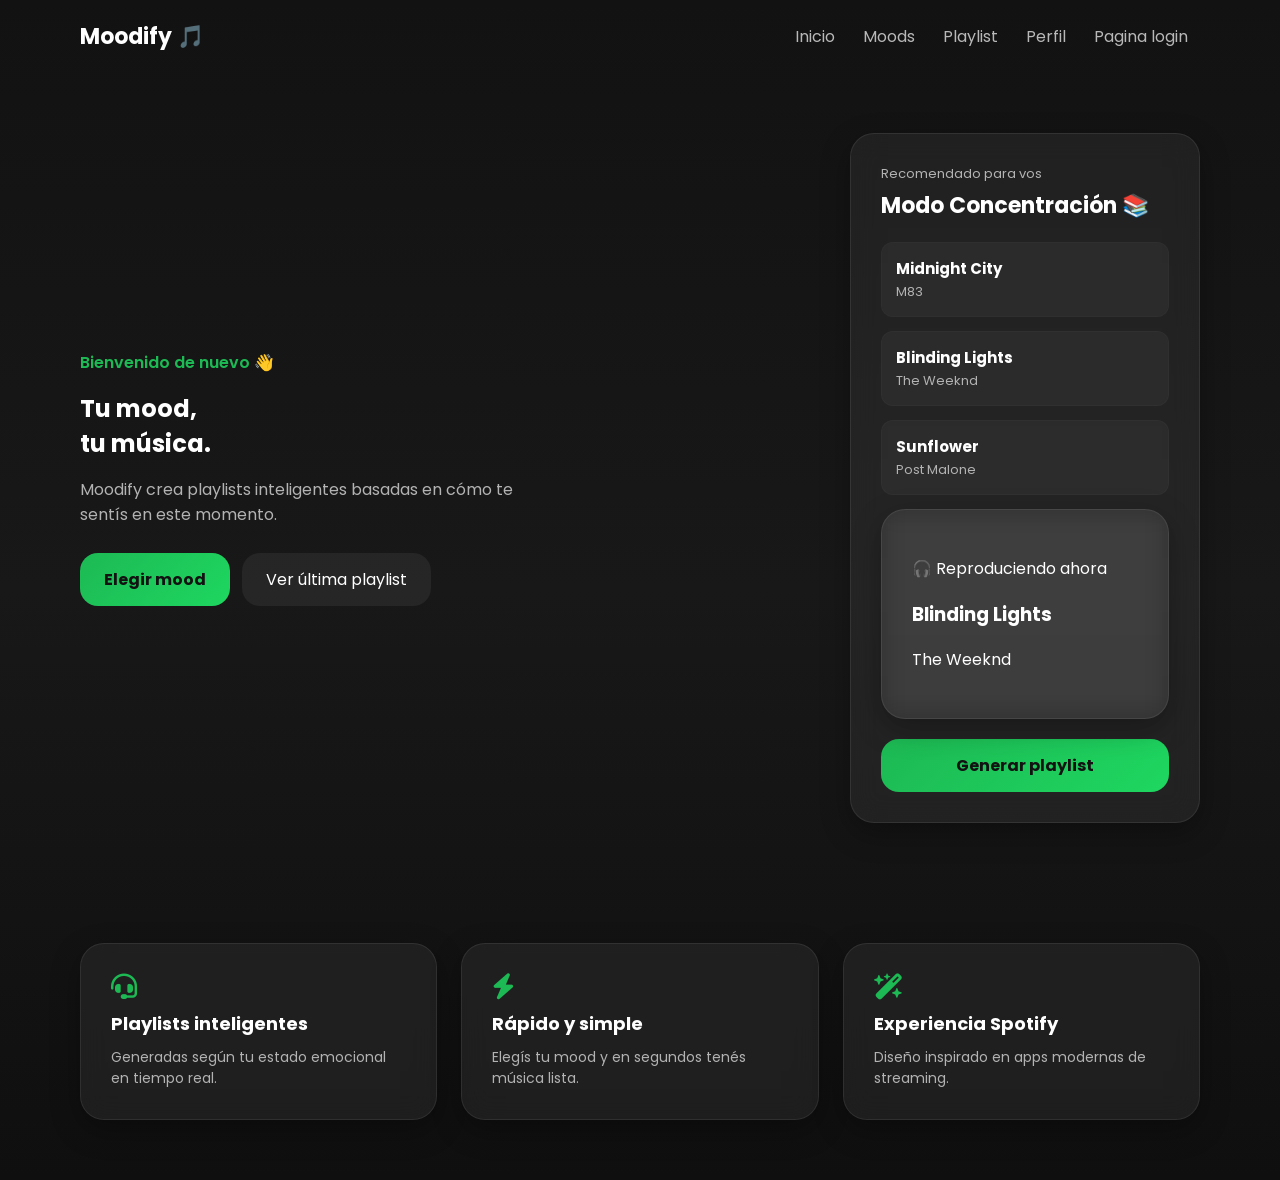
<file: index.html>
<!DOCTYPE html>
<html lang="es">

<head>
  <meta charset="UTF-8" />
  <meta name="viewport" content="width=device-width, initial-scale=1.0" />

  <title>Moodify | Home</title>

  <meta name="description" content="Moodify genera playlists según tu estado de ánimo usando Spotify">
  <meta name="keywords" content="música, playlists, spotify, mood, estudio, gym, relax">
  <meta name="author" content="Alejandro Gomez">

  <link rel="preconnect" href="https://fonts.googleapis.com">
  <link rel="preconnect" href="https://fonts.gstatic.com" crossorigin>
  <link href="https://fonts.googleapis.com/css2?family=Poppins:wght@300;400;500;600;700;800&display=swap" rel="stylesheet">
  <link rel="stylesheet" href="https://cdnjs.cloudflare.com/ajax/libs/font-awesome/6.5.0/css/all.min.css">

  <link rel="stylesheet" href="/css/style.css">
</head>

<body>

  <nav class="nav">
    <div class="logo" style="font-weight: 700; font-size: 22px;">Moodify 🎵</div>

    <div class="nav-links">
      <a href="index.html">Inicio</a>
      <a href="/paginas/mood-selector.html">Moods</a>
      <a href="/paginas/playlist.html">Playlist</a>
      <a href="/paginas/profile.html">Perfil</a>
      <a href="/paginas/login.html">Pagina login</a>
    </div>
  </nav>

  <section class="hero">

    <div class="hero-text">
      <p class="green-text">Bienvenido de nuevo 👋</p>
      <h1>Tu mood,<br>tu música.</h1>
      <p class="subtitle">
        Moodify crea playlists inteligentes basadas en cómo te sentís en este momento.
      </p>
      <div class="buttons">
        <a href="/paginas/mood-selector.html" class="btn-primary">Elegir mood</a>
        <a href="/paginas/playlist.html" class="btn-secondary">Ver última playlist</a>
      </div>
    </div>

    <div class="music-card card">
      <p class="small-text">Recomendado para vos</p>
      <h2>Modo Concentración 📚</h2>

      <div class="song">
        <strong>Midnight City</strong>
        <p>M83</p>
      </div>

      <div class="song">
        <strong>Blinding Lights</strong>
        <p>The Weeknd</p>
      </div>

      <div class="song">
        <strong>Sunflower</strong>
        <p>Post Malone</p>
      </div>
      <div class="now-playing card">
        <p class="small">🎧 Reproduciendo ahora</p>
         <h3>Blinding Lights</h3>
        <p>The Weeknd</p>

      <div class="bar"></div>
</div>

      <a href="/paginas/playlist.html" class="btn-primary full">Generar playlist</a>
    </div>

  </section>

  <section class="features">

    <div class="feature-card">
      <i class="fa-solid fa-headset" style="color: #1DB954; font-size: 26px; margin-bottom: 10px; display: block;"></i>
      <h3>Playlists inteligentes</h3>
      <p>Generadas según tu estado emocional en tiempo real.</p>
    </div>

    <div class="feature-card">
      <i class="fa-solid fa-bolt" style="color: #1DB954; font-size: 26px; margin-bottom: 10px; display: block;"></i>
      <h3>Rápido y simple</h3>
      <p>Elegís tu mood y en segundos tenés música lista.</p>
    </div>

    <div class="feature-card">
      <i class="fa-solid fa-wand-magic-sparkles" style="color: #1DB954; font-size: 26px; margin-bottom: 10px; display: block;"></i>
      <h3>Experiencia Spotify</h3>
      <p>Diseño inspirado en apps modernas de streaming.</p>
    </div>

  </section>

</body>
</html>
</file>
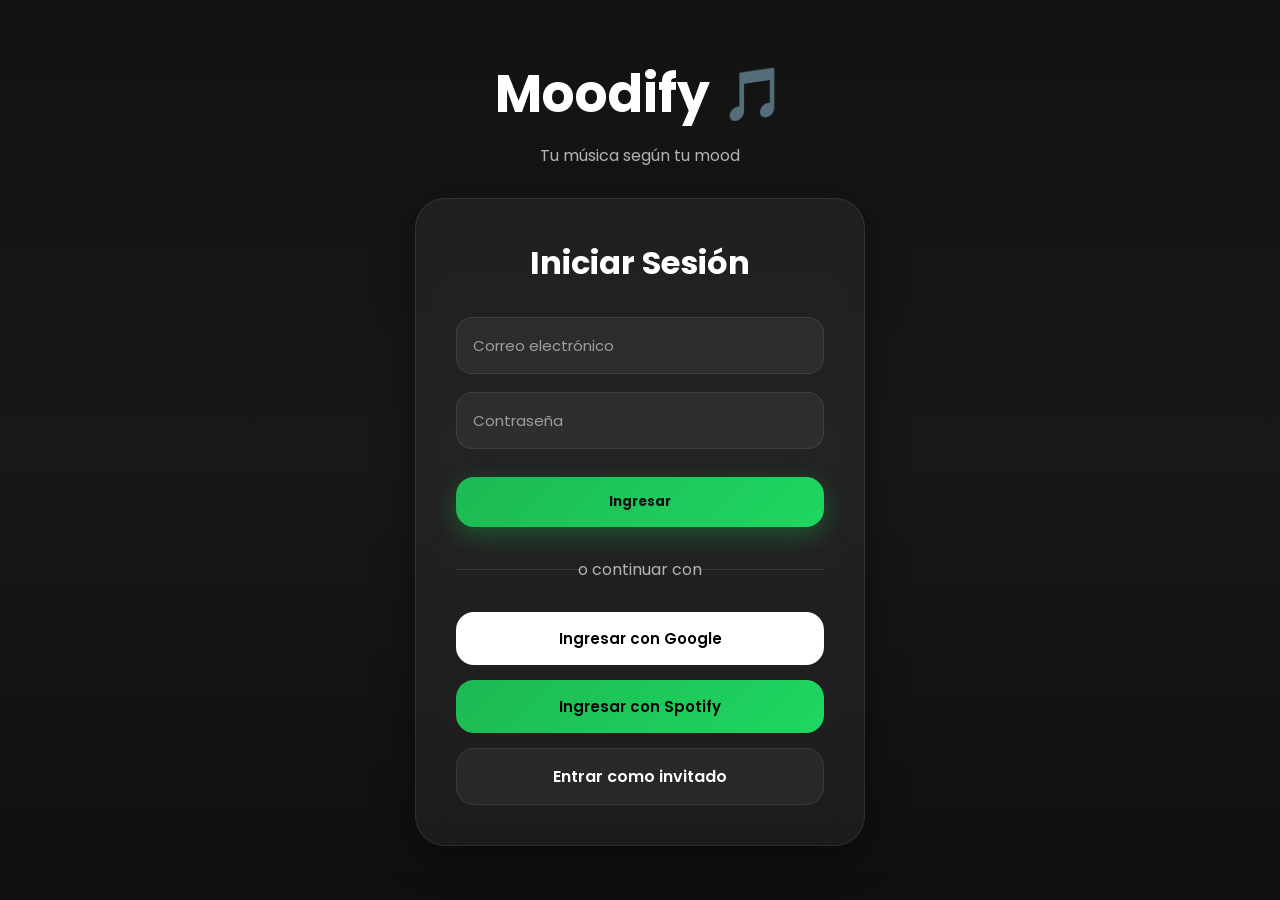
<file: paginas/login.html>
<!DOCTYPE html>
<html lang="es">

<head>

  <meta charset="UTF-8">

  <meta name="viewport" content="width=device-width, initial-scale=1.0">

  <title>Moodify Login</title>

  <link rel="preconnect" href="https://fonts.googleapis.com">

  <link rel="preconnect" href="https://fonts.gstatic.com" crossorigin>

  <link href="https://fonts.googleapis.com/css2?family=Poppins:wght@300;400;500;600;700;800&display=swap" rel="stylesheet">

 <link rel="stylesheet" href="/css/login.css">

</head>

<body>

  <section class="login-page">

    <div class="login-container">

      <!-- LOGO -->

      <div class="login-logo">

        <h1>Moodify 🎵</h1>

        <p>Tu música según tu mood</p>

      </div>

      <!-- CARD -->

      <div class="login-card">

        <h2>Iniciar Sesión</h2>

        <!-- FORM -->

        <form>

          <input 
            type="email" 
            placeholder="Correo electrónico"
          >

          <input 
            type="password" 
            placeholder="Contraseña"
          >

          <button class="login-btn" type="submit">

            Ingresar

          </button>

        </form>

        <!-- SEPARADOR -->

        <div class="separator">

          <span>o continuar con</span>

        </div>

        <!-- LOGIN SOCIAL -->

        <div class="social-login">

          <button class="google-btn">

            Ingresar con Google

          </button>

          <button class="spotify-btn">

            Ingresar con Spotify
            

          </button>

          <!-- INVITADO -->

          <a href="/index.html" class="guest-btn">

            Entrar como invitado

          </a>

        </div>

      </div>

    </div>

  </section>

</body>

</html>
</file>
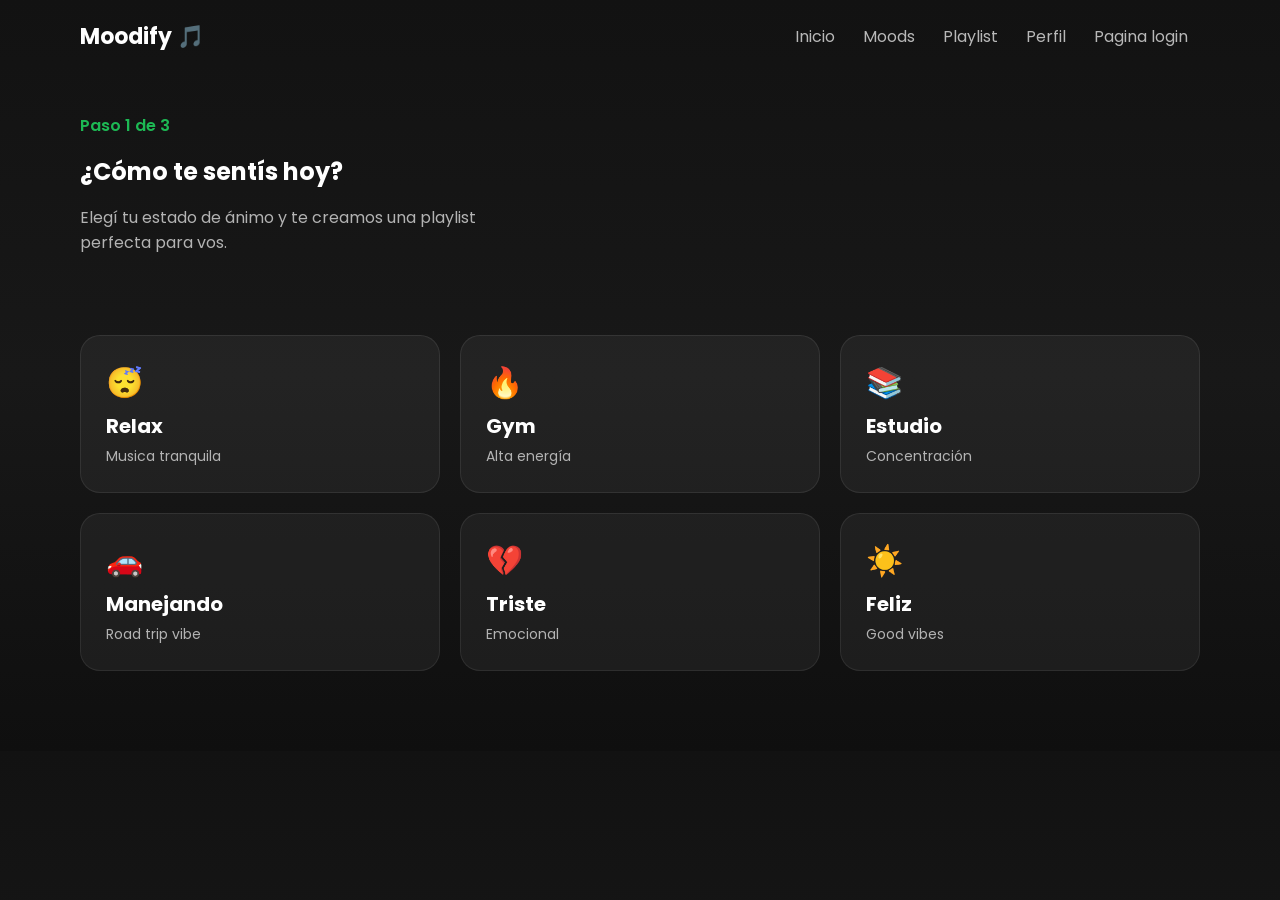
<file: paginas/mood-selector.html>
<!DOCTYPE html>
<html lang="es">

<head>
  <meta charset="UTF-8" />
  <meta name="viewport" content="width=device-width, initial-scale=1.0" />

  <title>Moodify | Elegí tu mood</title>

  <!-- SEO -->
  <meta name="description" content="Selecciona tu estado de ánimo y genera playlists personalizadas con Moodify">
  <meta name="keywords" content="mood, música, spotify, playlist, estudio, gym, relax">
  <meta name="author" content="Alejandro Gomez">

  <!-- Fonts -->
  <link rel="preconnect" href="https://fonts.googleapis.com">
  <link rel="preconnect" href="https://fonts.gstatic.com" crossorigin>
  <link href="https://fonts.googleapis.com/css2?family=Poppins:wght@300;400;500;600;700;800&display=swap" rel="stylesheet">

  <!-- CSS -->
  <link rel="stylesheet" href="/css/style.css">
</head>

<body>

  <!-- NAV -->
  <nav class="nav">
    <div class="logo" style="font-weight: 700; font-size: 22px;">Moodify 🎵</div>

    <div class="nav-links">
      <a href="/index.html">Inicio</a>
      <a href="/paginas/mood-selector.html">Moods</a>
      <a href="/paginas/playlist.html">Playlist</a>
      <a href="/paginas/profile.html">Perfil</a>
      <a href="/paginas/login.html">Pagina login</a>
    </div>
  </nav>

  <!-- HEADER -->
  <section class="hero small">

    <div class="hero-text">

      <p class="green-text">Paso 1 de 3</p>

      <h1>¿Cómo te sentís hoy?</h1>

      <p class="subtitle">
        Elegí tu estado de ánimo y te creamos una playlist perfecta para vos.
      </p>

    </div>

  </section>

  <!-- MOODS GRID -->
  <section class="moods-section">

    <div class="moods-grid">

      <a href="playlist.html" class="mood-card">
        😴
        <h3>Relax</h3>
        <p>Musica tranquila</p>
      </a>

      <a href="playlist.html" class="mood-card">
        🔥
        <h3>Gym</h3>
        <p>Alta energía</p>
      </a>

      <a href="playlist.html" class="mood-card">
        📚
        <h3>Estudio</h3>
        <p>Concentración</p>
      </a>

      <a href="playlist.html" class="mood-card">
        🚗
        <h3>Manejando</h3>
        <p>Road trip vibe</p>
      </a>

      <a href="playlist.html" class="mood-card">
        💔
        <h3>Triste</h3>
        <p>Emocional</p>
      </a>

      <a href="playlist.html" class="mood-card">
        ☀️
        <h3>Feliz</h3>
        <p>Good vibes</p>
      </a>

    </div>

  </section>

</body>
</html>
</file>
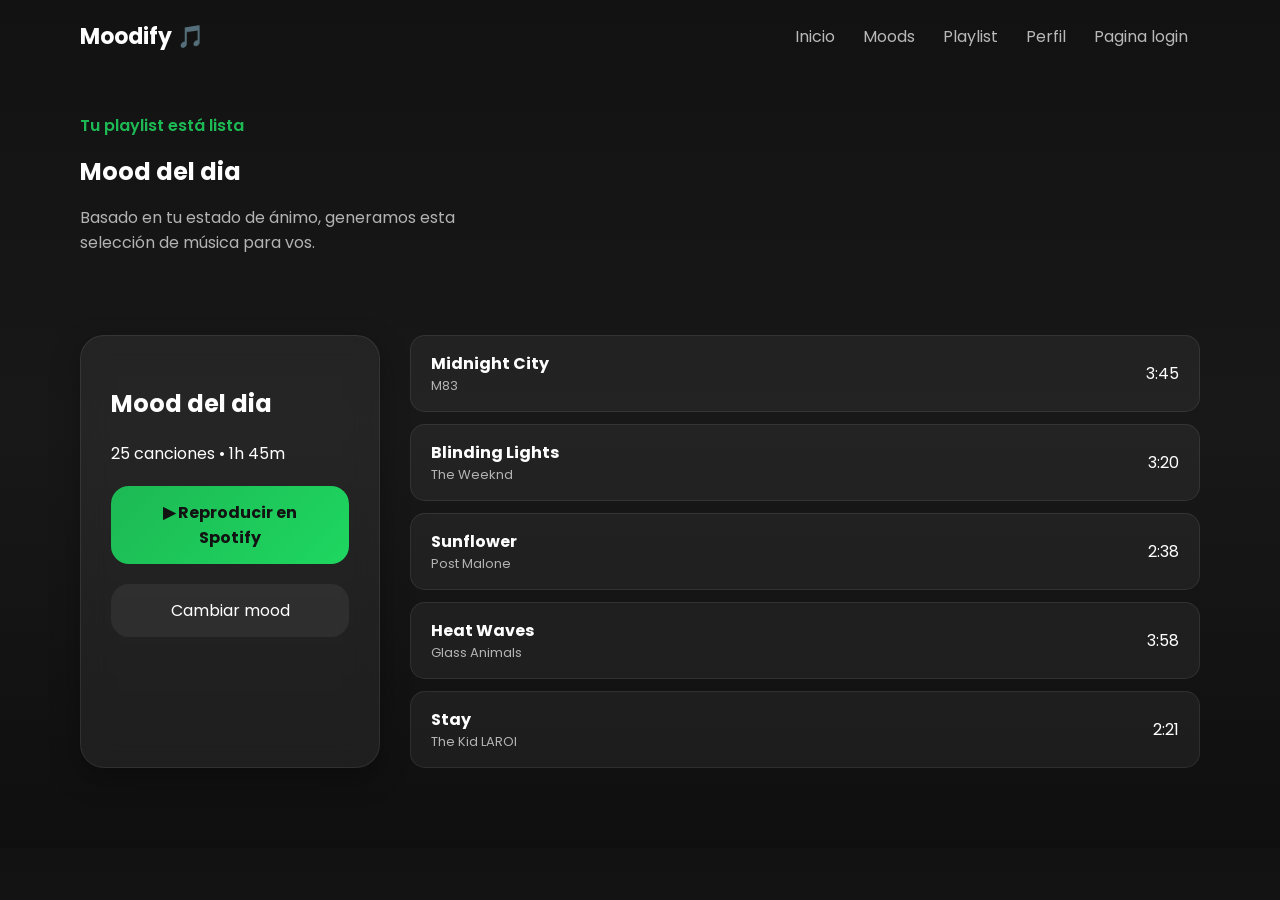
<file: paginas/playlist.html>
<!DOCTYPE html>
<html lang="es">

<head>
  <meta charset="UTF-8" />
  <meta name="viewport" content="width=device-width, initial-scale=1.0" />

  <title>Moodify | Playlist</title>

  <meta name="description" content="Tu playlist generada automáticamente según tu mood en Moodify">
  <meta name="keywords" content="playlist, spotify, música, mood, canciones">
  <meta name="author" content="Alejandro Gomez">

  <link rel="preconnect" href="https://fonts.googleapis.com">
  <link rel="preconnect" href="https://fonts.gstatic.com" crossorigin>
  <link href="https://fonts.googleapis.com/css2?family=Poppins:wght@300;400;500;600;700;800&display=swap" rel="stylesheet">

  <link rel="stylesheet" href="/css/style.css">
</head>

<body>

  <nav class="nav">
    <div class="logo" style="font-weight: 700; font-size: 22px;">Moodify 🎵</div>

    <div class="nav-links">
      <a href="/index.html">Inicio</a>
      <a href="/paginas/mood-selector.html">Moods</a>
      <a href="/paginas/playlist.html">Playlist</a>
      <a href="/paginas/profile.html">Perfil</a>
      <a href="/paginas/login.html">Pagina login</a>
    </div>
  </nav>

  <section class="hero small">

    <div class="hero-text">

      <p class="green-text">Tu playlist está lista</p>

      <h1>Mood del dia</h1>

      <p class="subtitle">
        Basado en tu estado de ánimo, generamos esta selección de música para vos.
      </p>

    </div>

  </section>

  <section class="playlist-section">

    <div class="playlist-container">

      <div class="playlist-info card">

        <h2>Mood del dia</h2>

        <p>25 canciones • 1h 45m</p>

        <a href="https://open.spotify.com/playlist/46h17orod8gP5sZL75q1gg?si=i5uKc3ocQNCb2Vrg8JHXog" target="_blank" class="btn-primary full">
          ▶ Reproducir en Spotify
        </a>

        <a href="mood-selector.html" class="btn-secondary full">
          Cambiar mood
        </a>

      </div>

      <div class="song-list">

        <div class="song-item">
          <div>
            <strong>Midnight City</strong>
            <p>M83</p>
          </div>
          <span>3:45</span>
        </div>

        <div class="song-item">
          <div>
            <strong>Blinding Lights</strong>
            <p>The Weeknd</p>
          </div>
          <span>3:20</span>
        </div>

        <div class="song-item">
          <div>
            <strong>Sunflower</strong>
            <p>Post Malone</p>
          </div>
          <span>2:38</span>
        </div>

        <div class="song-item">
          <div>
            <strong>Heat Waves</strong>
            <p>Glass Animals</p>
          </div>
          <span>3:58</span>
        </div>

        <div class="song-item">
          <div>
            <strong>Stay</strong>
            <p>The Kid LAROI</p>
          </div>
          <span>2:21</span>
        </div>

      </div>

    </div>

  </section>

</body>
</html>
</file>
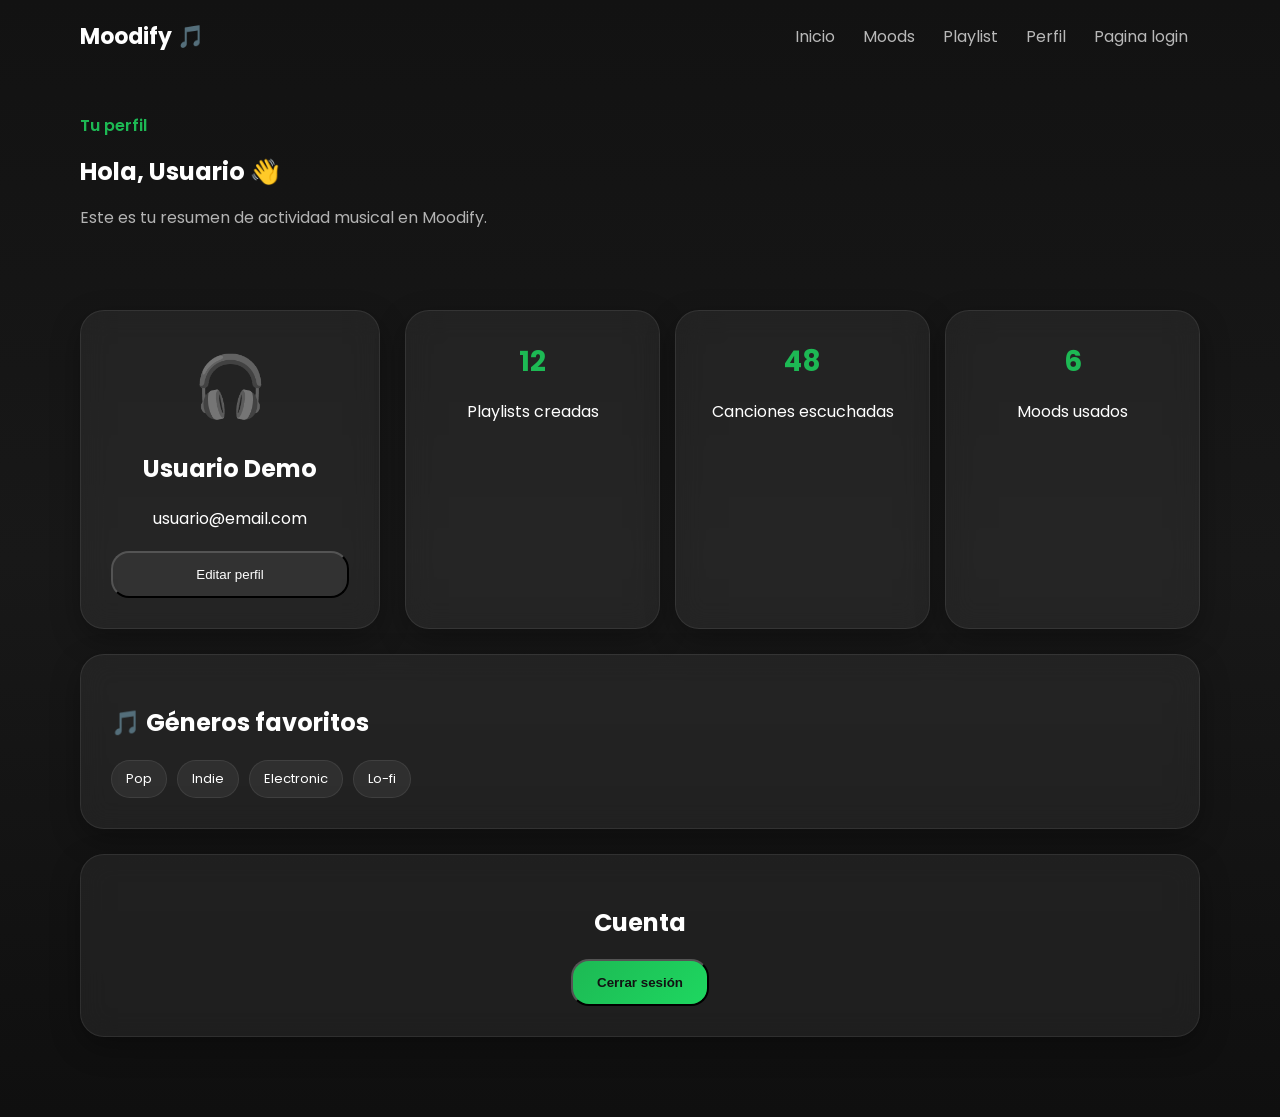
<file: paginas/profile.html>
<!DOCTYPE html>
<html lang="es">

<head>
  <meta charset="UTF-8" />
  <meta name="viewport" content="width=device-width, initial-scale=1.0" />

  <title>Moodify | Perfil</title>

  <!-- SEO -->
  <meta name="description" content="Perfil del usuario en Moodify, estadísticas y preferencias musicales">
  <meta name="keywords" content="perfil, usuario, música, spotify, playlists">
  <meta name="author" content="Alejandro Gomez">

  <!-- Fonts -->
  <link rel="preconnect" href="https://fonts.googleapis.com">
  <link rel="preconnect" href="https://fonts.gstatic.com" crossorigin>
  <link href="https://fonts.googleapis.com/css2?family=Poppins:wght@300;400;500;600;700;800&display=swap" rel="stylesheet">


  <!-- CSS -->
  <link rel="stylesheet" href="/css/style.css">
</head>

<body>

  <!-- NAV -->
  <nav class="nav">
    <div class="logo" style="font-weight: 700; font-size: 22px;">Moodify 🎵</div>

    <div class="nav-links">
      <a href="/index.html">Inicio</a>
      <a href="/paginas/mood-selector.html">Moods</a>
      <a href="/paginas/playlist.html">Playlist</a>
      <a href="/paginas/profile.html">Perfil</a>
      <a href="/paginas/login.html">Pagina login</a>
    </div>
  </nav>

  <!-- HEADER -->
  <section class="hero small">

    <div class="hero-text">

      <p class="green-text">Tu perfil</p>

      <h1>Hola, Usuario 👋</h1>

      <p class="subtitle">
        Este es tu resumen de actividad musical en Moodify.
      </p>

    </div>

  </section>

  <!-- PROFILE CONTENT -->
  <section class="profile-section">

    <div class="profile-container">

      <!-- USER CARD -->
      <div class="profile-card card">

        <div class="avatar">🎧</div>

        <h2>Usuario Demo</h2>

        <p class="gray">usuario@email.com</p>

        <button class="btn-secondary full">
          Editar perfil
        </button>

      </div>

      <!-- STATS -->
      <div class="stats-grid">

        <div class="stat-card card">
          <h3>12</h3>
          <p>Playlists creadas</p>
        </div>

        <div class="stat-card card">
          <h3>48</h3>
          <p>Canciones escuchadas</p>
        </div>

        <div class="stat-card card">
          <h3>6</h3>
          <p>Moods usados</p>
        </div>

      </div>

      <!-- FAVORITES -->
      <div class="favorites card">

        <h2>🎵 Géneros favoritos</h2>

        <div class="tags">
          <span>Pop</span>
          <span>Indie</span>
          <span>Electronic</span>
          <span>Lo-fi</span>
        </div>

      </div>

      <!-- ACTION -->
      <div class="logout card">

        <h2>Cuenta</h2>

        <button class="btn-primary">
          Cerrar sesión
        </button>

      </div>

    </div>

  </section>

</body>
</html>
</file>
<file: css/style.css>
/* ==========================================
   ESTILOS GENERALES Y BASE
   ========================================== */
body {
  margin: 0;
  background: linear-gradient(to bottom, #121212, #181818, #0f0f0f);
  color: white;
  font-family: 'Poppins', sans-serif;
}

/* NAV GLOBAL */
.nav {
  display: flex;
  justify-content: space-between;
  align-items: center;
  padding: 20px 80px;
}

.nav-links a {
  color: white;
  text-decoration: none;
  margin: 0 12px;
  opacity: 0.7;
  transition: 0.3s;
}

.nav-links a:hover {
  opacity: 1;
  color: #1DB954;
}

/* ==========================================
   HERO (INDEX / HOME)
   ========================================== */
.hero {
  display: flex;
  justify-content: space-between;
  align-items: center;
  padding: 60px 80px;
  gap: 40px;
  position: relative;
  overflow: hidden;
}

.hero::before {
  content: "";
  position: absolute;
  top: 0;
  right: 0;
  width: 50%;
  height: 100%;
  background: url("https://images.unsplash.com/photo-1511379938547-c1f69419868d") center/cover;
  opacity: 0.25;
  border-radius: 30px;
  z-index: 1;
}

/* Alineación limpia del Hero Text */
.hero-text {
  position: relative;
  z-index: 2;
  display: flex;
  flex-direction: column;
  align-items: flex-start;
  gap: 16px;
}

.hero-text h1, 
.hero-text p {
  margin: 0;
}

.subtitle {
  color: #b3b3b3;
  max-width: 450px;
}

.green-text {
  color: #1DB954;
  font-weight: 600;
}

/* Contenedor de botones en Hero */
.hero-text .buttons {
  display: flex;
  align-items: center;
  gap: 12px;
  margin-top: 10px;
}

/* HERO SMALL (para páginas internas) */
.hero.small {
  padding: 40px 80px;
}

/* ==========================================
   BOTONES
   ========================================== */
.btn-primary {
  background: linear-gradient(135deg, #1DB954, #1ed760);
  color: #121212;
  padding: 14px 24px;
  border-radius: 18px;
  font-weight: 700;
  text-decoration: none;
  display: inline-block;
  transition: 0.3s ease;
}

.btn-primary:hover {
  transform: translateY(-4px);
  box-shadow: 0 10px 30px rgba(29,185,84,0.4);
}

.btn-secondary {
  background: rgba(255,255,255,0.06);
  color: white;
  padding: 14px 24px;
  border-radius: 18px;
  text-decoration: none;
  transition: 0.3s ease;
}

.btn-secondary:hover {
  border: 1px solid #1DB954;
  transform: translateY(-4px);
}

/* Evita desbordes en botones completos */
.card .full,
.playlist-info .full,
.music-card .full {
  display: block;
  width: 100%;
  box-sizing: border-box;
  text-align: center;
  margin-top: 20px;
}

/* ==========================================
   ESTILO GLOBAL DE TARJETAS (INDEX Y PLAYLIST)
   ========================================== */
.card,
.feature-card,
.music-card {
  backdrop-filter: blur(14px);
  -webkit-backdrop-filter: blur(14px);
  background: rgba(255, 255, 255, 0.06);
  border: 1px solid rgba(255, 255, 255, 0.08);
  box-shadow: 0 10px 30px rgba(0,0,0,0.3);
  padding: 30px;
  border-radius: 24px;
  box-sizing: border-box; 
}

.music-card {
  width: 350px;
  position: relative;
  z-index: 2;
}

.music-card h2 {
  margin-top: 5px;
  margin-bottom: 20px;
  font-size: 22px;
}

.small-text {
  color: #b3b3b3;
  font-size: 13px;
  margin: 0;
}

/* ==========================================
   BLOQUES DE CANCIONES (INDEX)
   ========================================== */
.song {
  margin: 0 0 14px 0;
  padding: 14px;
  border-radius: 12px;
  background: rgba(255,255,255,0.04);
  border: 1px solid rgba(255, 255, 255, 0.02);
  transition: 0.3s ease;
}

.song:hover {
  transform: translateX(5px);
  border-left: 3px solid #1DB954;
  background: rgba(29, 185, 84, 0.08);
}

.song strong {
  display: block;
  font-size: 15px;
  color: #ffffff;
  margin-bottom: 2px;
}

.song p {
  margin: 0;
  color: #b3b3b3;
  font-size: 13px;
}

/* ==========================================
   FEATURES GRID (HOME)
   ========================================== */
.features {
  display: grid;
  grid-template-columns: repeat(3, 1fr);
  gap: 24px;
  padding: 60px 80px;
}

.feature-card {
  transition: 0.3s ease;
}

.feature-card h3 {
  margin: 10px 0;
  font-size: 18px;
}

.feature-card p {
  margin: 0;
  color: #b3b3b3;
  font-size: 14px;
  line-height: 1.5;
}

.feature-card:hover {
  transform: translateY(-6px);
  border: 1px solid #1DB954;
}

/* ==========================================
   PÁGINA: MOODS (SECCIÓN INTERNA)
   ========================================== */
.moods-section {
  padding: 40px 80px 80px;
}

.moods-grid {
  display: grid;
  grid-template-columns: repeat(3, 1fr);
  gap: 20px;
}

.mood-card {
  background: rgba(255,255,255,0.05);
  border: 1px solid rgba(255,255,255,0.08);
  border-radius: 20px;
  padding: 25px;
  text-decoration: none;
  color: white;
  transition: 0.3s;
  display: flex;
  flex-direction: column;
  gap: 5px;
  font-size: 30px;
}

.mood-card h3 { 
  margin: 0; 
  font-size: 20px; 
}

.mood-card p { 
  margin: 0; 
  color: #b3b3b3; 
  font-size: 14px; 
}

.mood-card:hover {
  transform: translateY(-8px);
  border-color: #1DB954;
  background: rgba(29,185,84,0.08);
}

/* ==========================================
   PÁGINA: PLAYLIST (DETALLE INTERNO)
   ========================================== */
.playlist-container {
  display: grid;
  grid-template-columns: 300px 1fr;
  gap: 30px;
  padding: 40px 80px 80px;
}

.playlist-info.card { 
  padding: 30px; 
  border-radius: 24px; 
}

.playlist-info .btn-primary.full,
.playlist-info .btn-secondary.full {
  display: block;
  width: 100%;
  box-sizing: border-box;
  margin-left: 0;
  margin-bottom: 10px;
  text-align: center;
}

.playlist-info .btn-secondary.full { 
  margin-bottom: 0; 
}

.song-list {
  display: flex;
  flex-direction: column;
  gap: 12px;
}

.song-item {
  display: flex;
  justify-content: space-between;
  align-items: center;
  padding: 15px 20px;
  border-radius: 15px;
  background: rgba(255,255,255,0.05);
  border: 1px solid rgba(255,255,255,0.08);
  transition: 0.3s;
}

.song-item:hover {
  transform: translateX(6px);
  border-left: 3px solid #1DB954;
  background: rgba(29,185,84,0.08);
}

.song-item p {
  margin: 0;
  color: #b3b3b3;
  font-size: 13px;
}

/* ==========================================
   PÁGINA: PERFIL
   ========================================== */
.profile-container {
  display: grid;
  grid-template-columns: 300px 1fr;
  gap: 25px;
  padding: 40px 80px 80px;
}

.avatar {
  font-size: 60px;
  text-align: center;
  margin-bottom: 10px;
}

.profile-card {
  text-align: center;
  height: fit-content;
}

.stats-grid {
  display: grid;
  grid-template-columns: repeat(3, 1fr);
  gap: 15px;
}

.stat-card {
  text-align: center;
}

.stat-card h3 {
  font-size: 28px;
  margin: 0;
  color: #1DB954;
}

.favorites {
  grid-column: 1 / -1;
}

.tags {
  display: flex;
  flex-wrap: wrap;
  gap: 10px;
  margin-top: 10px;
}

.tags span {
  background: rgba(255,255,255,0.06);
  padding: 8px 14px;
  border-radius: 20px;
  font-size: 13px;
  border: 1px solid rgba(255,255,255,0.08);
}

.logout {
  grid-column: 1 / -1;
  text-align: center;
}

/* ==========================================
   RESPONSIVE DESIGNS (MEDIA QUERIES)
   ========================================== */
@media (max-width: 900px) {
  .hero {
    flex-direction: column;
    align-items: flex-start;
    padding: 40px;
  }
  .hero::before { 
    width: 100%; 
    height: 100%; 
  }
  .music-card { 
    width: 100%; 
  }
  .features { 
    grid-template-columns: 1fr; 
    padding: 40px; 
  }
  .moods-grid { 
    grid-template-columns: repeat(2, 1fr); 
  }
  .playlist-container { 
    grid-template-columns: 1fr; 
    padding: 30px; 
  }
  .profile-container {
    grid-template-columns: 1fr;
    padding: 30px;
  }
  .stats-grid {
    grid-template-columns: 1fr;
  }
}

@media (max-width: 600px) {
  .moods-grid { 
    grid-template-columns: 1fr; 
  }
  .nav { 
    padding: 20px 40px; 
    flex-direction: column; 
    gap: 15px; 
  }
}
</file>
<file: css/login.css>
*{
  margin: 0;
  padding: 0;
  box-sizing: border-box;
  font-family: 'Poppins', sans-serif;
}

/* BODY */

body{

  background: linear-gradient(to bottom, #121212, #181818, #0f0f0f);

  color: white;

  min-height: 100vh;
}

/* PAGINA */

.login-page{

  min-height: 100vh;

  display: flex;

  justify-content: center;

  align-items: center;

  padding: 40px 20px;
}

/* CONTENEDOR */

.login-container{

  width: 100%;

  max-width: 450px;
}

/* LOGO */

.login-logo{

  text-align: center;

  margin-bottom: 30px;
}

.login-logo h1{

  font-size: 52px;

  margin-bottom: 10px;

  font-weight: 700;
}

.login-logo p{

  color: #b3b3b3;

  font-size: 16px;
}

/* CARD */

.login-card{

  background: rgba(255,255,255,0.05);

  border: 1px solid rgba(255,255,255,0.08);

  backdrop-filter: blur(12px);

  padding: 40px;

  border-radius: 30px;

  box-shadow: 0 10px 40px rgba(0,0,0,0.4);
}

.login-card h2{

  text-align: center;

  margin-bottom: 30px;

  font-size: 32px;
}

/* FORM */

form{

  display: flex;

  flex-direction: column;

  gap: 18px;
}

/* INPUTS */

input{

  background: rgba(255,255,255,0.05);

  border: 1px solid rgba(255,255,255,0.08);

  padding: 16px;

  border-radius: 16px;

  color: white;

  font-size: 15px;

  outline: none;

  transition: 0.3s;
}

input:focus{

  border-color: #1DB954;
}

input::placeholder{

  color: #9e9e9e;
}

/* BOTON LOGIN */

.login-btn{

  background: linear-gradient(135deg, #1DB954, #1ed760);

  color: #121212;

  border: none;

  border-radius: 18px;

  padding: 15px;

  font-weight: 700;

  cursor: pointer;

  transition: 0.3s;

  margin-top: 10px;

  box-shadow: 0 8px 25px rgba(29, 185, 84, 0.35);
}

.login-btn:hover{

  transform: translateY(-3px);

  box-shadow: 0 12px 30px rgba(29, 185, 84, 0.5);
}

/* SEPARADOR */

.separator{

  text-align: center;

  margin: 30px 0;

  color: #b3b3b3;

  position: relative;
}

.separator::before,
.separator::after{

  content: "";

  position: absolute;

  top: 50%;

  width: 35%;

  height: 1px;

  background: rgba(255,255,255,0.1);
}

.separator::before{

  left: 0;
}

.separator::after{

  right: 0;
}

/* LOGIN SOCIAL */

.social-login{

  display: flex;

  flex-direction: column;

  gap: 15px;
}

/* BOTONES */

.google-btn,
.spotify-btn{

  padding: 15px;

  border: none;

  border-radius: 18px;

  font-weight: 600;

  cursor: pointer;

  transition: 0.3s;

  font-size: 15px;
}

/* GOOGLE */

.google-btn{

  background: white;

  color: black;
}

.google-btn:hover{

  transform: translateY(-3px);
}

/* SPOTIFY */

.spotify-btn{

  background: linear-gradient(135deg, #1DB954, #1ed760);

  color: black;
}

.spotify-btn:hover{

  transform: translateY(-3px);
}

/* BOTON INVITADO */

.guest-btn{

  text-decoration: none;

  text-align: center;

  background: rgba(255,255,255,0.05);

  border: 1px solid rgba(255,255,255,0.08);

  color: white;

  padding: 15px;

  border-radius: 18px;

  font-weight: 600;

  transition: 0.3s;
}

.guest-btn:hover{

  transform: translateY(-3px);

  border-color: #1DB954;

  background: rgba(255,255,255,0.08);
}

/* RESPONSIVE */

@media (max-width: 500px){

  .login-card{

    padding: 30px 20px;
  }

  .login-logo h1{

    font-size: 42px;
  }
}
</file>
